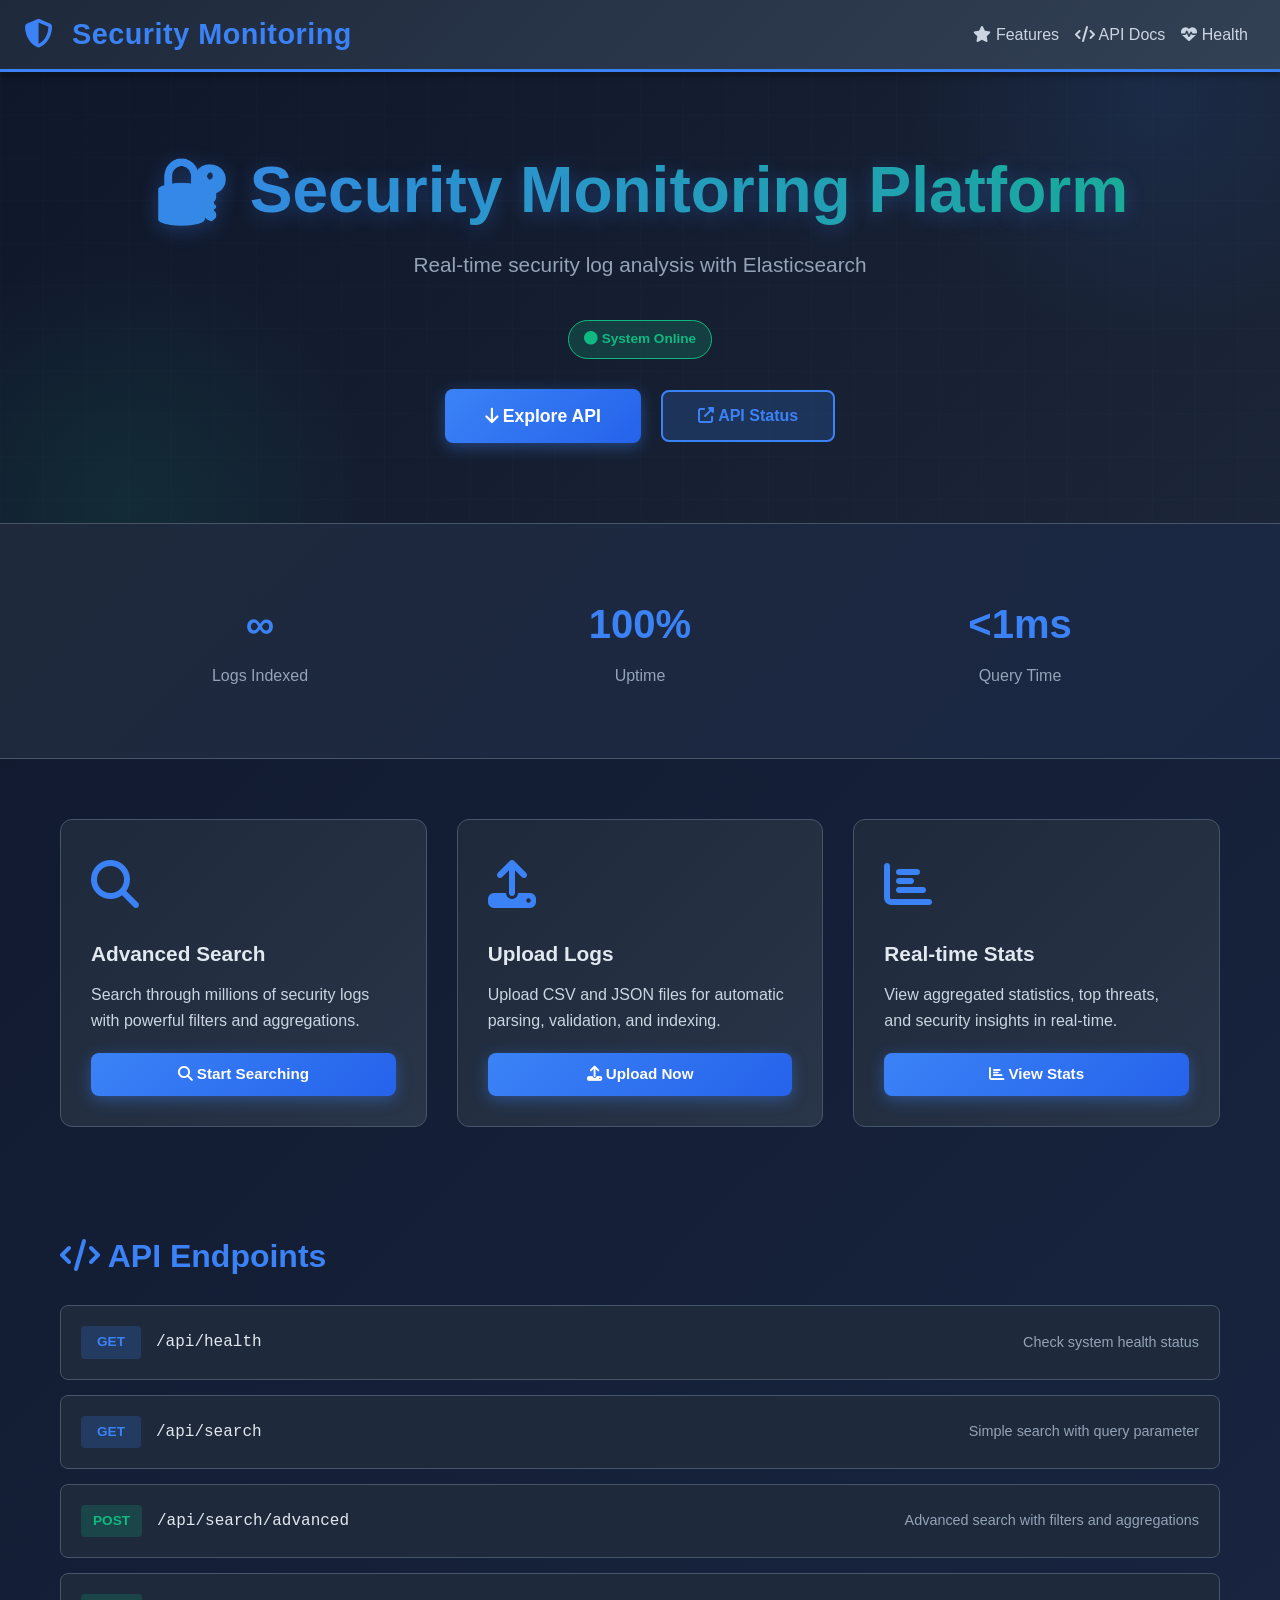
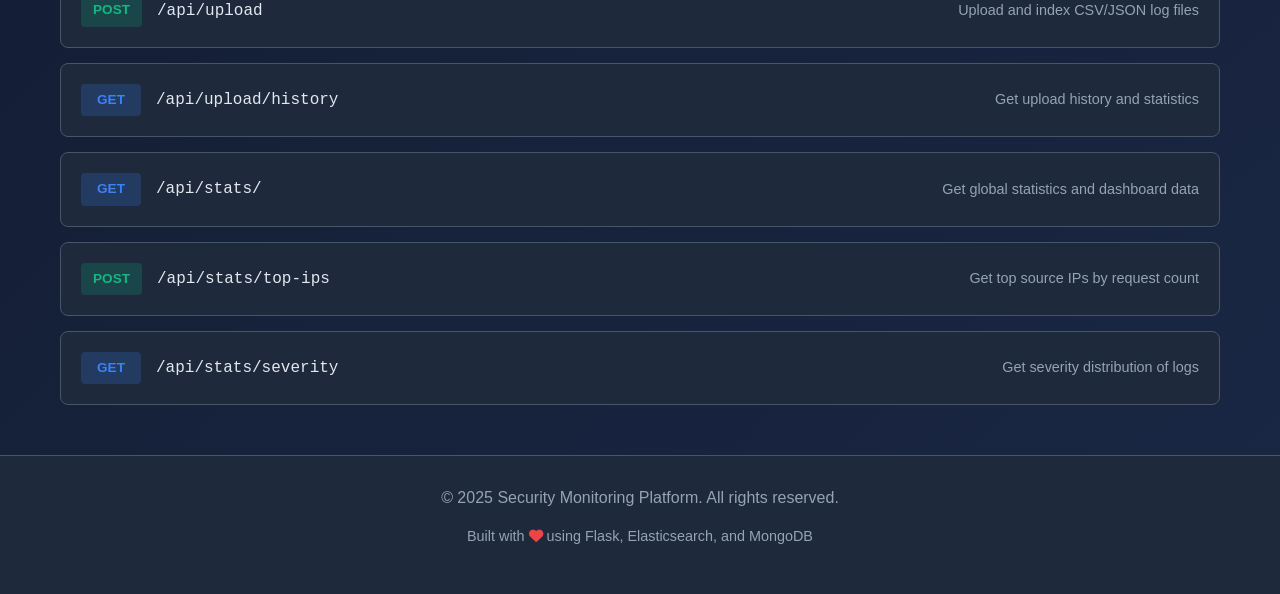
<file: app/templates/index.html>
<!DOCTYPE html>
<html lang="en">
<head>
    <meta charset="UTF-8">
    <meta name="viewport" content="width=device-width, initial-scale=1.0">
    <title>Security Monitoring Platform</title>
    <link href="https://cdn.jsdelivr.net/npm/bootstrap@5.3.0/dist/css/bootstrap.min.css" rel="stylesheet">
    <link href="https://cdnjs.cloudflare.com/ajax/libs/font-awesome/6.4.0/css/all.min.css" rel="stylesheet">
    <style>
        :root {
            --primary: #0f172a;
            --secondary: #1e293b;
            --accent: #3b82f6;
            --success: #10b981;
            --danger: #ef4444;
            --warning: #f59e0b;
        }
        
        * {
            margin: 0;
            padding: 0;
            box-sizing: border-box;
        }
        
        body {
            background: linear-gradient(135deg, var(--primary) 0%, #1a2744 100%);
            color: #e2e8f0;
            font-family: 'Segoe UI', Tahoma, Geneva, Verdana, sans-serif;
            min-height: 100vh;
        }
        
        .navbar {
            background: linear-gradient(135deg, var(--secondary) 0%, #334155 100%);
            border-bottom: 3px solid var(--accent);
            box-shadow: 0 4px 6px rgba(0, 0, 0, 0.3);
        }
        
        .navbar-brand {
            font-weight: bold;
            font-size: 1.8rem;
            color: var(--accent) !important;
            letter-spacing: 0.5px;
        }
        
        .navbar-brand i {
            margin-right: 10px;
        }
        
        .nav-link {
            color: #cbd5e1 !important;
            font-weight: 500;
            transition: all 0.3s ease;
        }
        
        .nav-link:hover {
            color: var(--accent) !important;
            transform: translateY(-2px);
        }
        
        .hero {
            padding: 80px 20px;
            text-align: center;
            background: linear-gradient(135deg, rgba(15, 23, 42, 0.8) 0%, rgba(30, 41, 59, 0.8) 100%),
                        url('data:image/svg+xml,<svg xmlns="http://www.w3.org/2000/svg" viewBox="0 0 1200 400"><defs><pattern id="grid" width="40" height="40" patternUnits="userSpaceOnUse"><path d="M 40 0 L 0 0 0 40" fill="none" stroke="%23334155" stroke-width="0.5"/></pattern></defs><rect width="1200" height="400" fill="%230f172a"/><rect width="1200" height="400" fill="url(%23grid)"/></svg>');
            position: relative;
            overflow: hidden;
        }
        
        .hero::before {
            content: "";
            position: absolute;
            top: -50%;
            right: -10%;
            width: 500px;
            height: 500px;
            background: radial-gradient(circle, rgba(59, 130, 246, 0.1) 0%, transparent 70%);
            border-radius: 50%;
        }
        
        .hero::after {
            content: "";
            position: absolute;
            bottom: -50%;
            left: -10%;
            width: 500px;
            height: 500px;
            background: radial-gradient(circle, rgba(16, 185, 129, 0.1) 0%, transparent 70%);
            border-radius: 50%;
        }
        
        .hero-content {
            position: relative;
            z-index: 1;
        }
        
        .hero h1 {
            font-size: 4rem;
            font-weight: 800;
            background: linear-gradient(135deg, var(--accent) 0%, #10b981 100%);
            -webkit-background-clip: text;
            -webkit-text-fill-color: transparent;
            background-clip: text;
            margin-bottom: 20px;
            text-shadow: 0 4px 20px rgba(59, 130, 246, 0.3);
        }
        
        .hero p {
            font-size: 1.3rem;
            color: #94a3b8;
            margin-bottom: 40px;
            font-weight: 500;
        }
        
        .btn-primary {
            background: linear-gradient(135deg, var(--accent) 0%, #2563eb 100%);
            border: none;
            padding: 14px 40px;
            font-size: 1.1rem;
            font-weight: 600;
            border-radius: 8px;
            transition: all 0.3s ease;
            box-shadow: 0 4px 15px rgba(59, 130, 246, 0.4);
        }
        
        .btn-primary:hover {
            background: linear-gradient(135deg, #2563eb 0%, #1d4ed8 100%);
            transform: translateY(-3px);
            box-shadow: 0 8px 25px rgba(59, 130, 246, 0.6);
            color: white;
        }
        
        .btn-secondary {
            background: rgba(59, 130, 246, 0.2);
            border: 2px solid var(--accent);
            color: var(--accent);
            padding: 12px 35px;
            font-weight: 600;
            border-radius: 8px;
            transition: all 0.3s ease;
        }
        
        .btn-secondary:hover {
            background: var(--accent);
            color: white;
            transform: translateY(-3px);
        }
        
        .features {
            display: grid;
            grid-template-columns: repeat(auto-fit, minmax(300px, 1fr));
            gap: 30px;
            padding: 60px 20px;
            max-width: 1200px;
            margin: 0 auto;
        }
        
        .feature-card {
            background: linear-gradient(135deg, var(--secondary) 0%, #293548 100%);
            border: 1px solid #475569;
            border-radius: 12px;
            padding: 30px;
            transition: all 0.3s ease;
            position: relative;
            overflow: hidden;
        }
        
        .feature-card::before {
            content: "";
            position: absolute;
            top: 0;
            left: 0;
            right: 0;
            height: 4px;
            background: linear-gradient(90deg, var(--accent), var(--success));
            opacity: 0;
            transition: opacity 0.3s ease;
        }
        
        .feature-card:hover {
            border-color: var(--accent);
            transform: translateY(-8px);
            box-shadow: 0 15px 40px rgba(59, 130, 246, 0.2);
        }
        
        .feature-card:hover::before {
            opacity: 1;
        }
        
        .feature-icon {
            font-size: 3rem;
            margin-bottom: 20px;
            color: var(--accent);
        }
        
        .feature-card h5 {
            color: #e2e8f0;
            font-weight: 700;
            font-size: 1.3rem;
            margin-bottom: 15px;
        }
        
        .feature-card p {
            color: #cbd5e1;
            font-size: 1rem;
            line-height: 1.6;
            margin-bottom: 20px;
        }
        
        .feature-card .btn {
            width: 100%;
            padding: 10px;
            font-size: 0.95rem;
        }
        
        .stats-section {
            background: linear-gradient(135deg, var(--secondary) 0%, #1a2744 100%);
            padding: 50px 20px;
            border-top: 1px solid #475569;
            border-bottom: 1px solid #475569;
        }
        
        .stat-item {
            text-align: center;
            padding: 20px;
        }
        
        .stat-number {
            font-size: 2.5rem;
            font-weight: 800;
            color: var(--accent);
            margin-bottom: 10px;
        }
        
        .stat-label {
            color: #94a3b8;
            font-size: 1rem;
        }
        
        .endpoints-section {
            max-width: 1200px;
            margin: 50px auto;
            padding: 0 20px;
        }
        
        .endpoints-section h3 {
            font-size: 2rem;
            margin-bottom: 30px;
            color: var(--accent);
            font-weight: 700;
        }
        
        .endpoint-card {
            background: var(--secondary);
            border: 1px solid #475569;
            border-radius: 8px;
            padding: 20px;
            margin-bottom: 15px;
            display: flex;
            align-items: center;
            justify-content: space-between;
            transition: all 0.3s ease;
        }
        
        .endpoint-card:hover {
            border-color: var(--accent);
            background: #293548;
        }
        
        .endpoint-method {
            display: inline-block;
            padding: 6px 12px;
            border-radius: 4px;
            font-weight: 700;
            font-size: 0.85rem;
            margin-right: 15px;
            min-width: 60px;
            text-align: center;
        }
        
        .method-get {
            background: rgba(59, 130, 246, 0.2);
            color: #3b82f6;
        }
        
        .method-post {
            background: rgba(16, 185, 129, 0.2);
            color: #10b981;
        }
        
        .method-put {
            background: rgba(245, 158, 11, 0.2);
            color: #f59e0b;
        }
        
        .method-delete {
            background: rgba(239, 68, 68, 0.2);
            color: #ef4444;
        }
        
        .endpoint-path {
            font-family: 'Courier New', monospace;
            color: #e2e8f0;
            font-weight: 500;
            flex: 1;
        }
        
        .endpoint-description {
            color: #94a3b8;
            font-size: 0.9rem;
            margin-left: 20px;
        }
        
        footer {
            background: var(--secondary);
            border-top: 1px solid #475569;
            padding: 30px 20px;
            text-align: center;
            color: #94a3b8;
            margin-top: 50px;
        }
        
        .status-badge {
            display: inline-block;
            padding: 8px 15px;
            background: rgba(16, 185, 129, 0.2);
            border: 1px solid var(--success);
            color: var(--success);
            border-radius: 20px;
            font-weight: 600;
            font-size: 0.85rem;
        }
        
        @media (max-width: 768px) {
            .hero h1 {
                font-size: 2.5rem;
            }
            
            .hero p {
                font-size: 1.1rem;
            }
            
            .features {
                gap: 20px;
                padding: 40px 15px;
            }
            
            .endpoint-card {
                flex-direction: column;
                align-items: flex-start;
            }
            
            .endpoint-description {
                margin-left: 0;
                margin-top: 10px;
            }
        }
    </style>
</head>
<body>
    <!-- Navbar -->
    <nav class="navbar navbar-expand-lg navbar-dark sticky-top">
        <div class="container-fluid px-4">
            <a class="navbar-brand" href="/">
                <i class="fas fa-shield-alt"></i> Security Monitoring
            </a>
            <button class="navbar-toggler" type="button" data-bs-toggle="collapse" data-bs-target="#navbarNav">
                <span class="navbar-toggler-icon"></span>
            </button>
            <div class="collapse navbar-collapse" id="navbarNav">
                <div class="navbar-nav ms-auto">
                    <a class="nav-link" href="#features">
                        <i class="fas fa-star"></i> Features
                    </a>
                    <a class="nav-link" href="#endpoints">
                        <i class="fas fa-code"></i> API Docs
                    </a>
                    <a class="nav-link" href="/api/health" target="_blank">
                        <i class="fas fa-heartbeat"></i> Health
                    </a>
                </div>
            </div>
        </div>
    </nav>

    <!-- Hero Section -->
    <div class="hero">
        <div class="hero-content">
            <h1>🔐 Security Monitoring Platform</h1>
            <p>Real-time security log analysis with Elasticsearch</p>
            <div class="status-badge">
                <i class="fas fa-circle" style="color: var(--success);"></i> System Online
            </div>
            <div style="margin-top: 30px;">
                <a href="#endpoints" class="btn btn-primary me-3">
                    <i class="fas fa-arrow-down"></i> Explore API
                </a>
                <a href="/api/health" class="btn btn-secondary" target="_blank">
                    <i class="fas fa-external-link-alt"></i> API Status
                </a>
            </div>
        </div>
    </div>

    <!-- Stats Section -->
    <div class="stats-section">
        <div class="container">
            <div class="row">
                <div class="col-md-4">
                    <div class="stat-item">
                        <div class="stat-number">∞</div>
                        <div class="stat-label">Logs Indexed</div>
                    </div>
                </div>
                <div class="col-md-4">
                    <div class="stat-item">
                        <div class="stat-number">100%</div>
                        <div class="stat-label">Uptime</div>
                    </div>
                </div>
                <div class="col-md-4">
                    <div class="stat-item">
                        <div class="stat-number">&lt;1ms</div>
                        <div class="stat-label">Query Time</div>
                    </div>
                </div>
            </div>
        </div>
    </div>

    <!-- Features Section -->
    <section id="features" class="features">
        <div class="feature-card">
            <div class="feature-icon">
                <i class="fas fa-search"></i>
            </div>
            <h5>Advanced Search</h5>
            <p>Search through millions of security logs with powerful filters and aggregations.</p>
            <a href="/advanced_search" class="btn btn-primary btn-sm">
                <i class="fas fa-search"></i> Start Searching
            </a>
        </div>
        
        <div class="feature-card">
            <div class="feature-icon">
                <i class="fas fa-upload"></i>
            </div>
            <h5>Upload Logs</h5>
            <p>Upload CSV and JSON files for automatic parsing, validation, and indexing.</p>
            <a href="/upload" class="btn btn-primary btn-sm">
                <i class="fas fa-upload"></i> Upload Now
            </a>
        </div>
        
        <div class="feature-card">
            <div class="feature-icon">
                <i class="fas fa-chart-bar"></i>
            </div>
            <h5>Real-time Stats</h5>
            <p>View aggregated statistics, top threats, and security insights in real-time.</p>
            <a href="/advanced_search" class="btn btn-primary btn-sm">
                <i class="fas fa-chart-bar"></i> View Stats
            </a>
        </div>
    </section>

    <!-- API Endpoints Section -->
    <section id="endpoints" class="endpoints-section">
        <h3><i class="fas fa-code"></i> API Endpoints</h3>
        
        <div class="endpoint-card">
            <span class="endpoint-method method-get">GET</span>
            <span class="endpoint-path">/api/health</span>
            <span class="endpoint-description">Check system health status</span>
        </div>
        
        <div class="endpoint-card">
            <span class="endpoint-method method-get">GET</span>
            <span class="endpoint-path">/api/search</span>
            <span class="endpoint-description">Simple search with query parameter</span>
        </div>
        
        <div class="endpoint-card">
            <span class="endpoint-method method-post">POST</span>
            <span class="endpoint-path">/api/search/advanced</span>
            <span class="endpoint-description">Advanced search with filters and aggregations</span>
        </div>
        
        <div class="endpoint-card">
            <span class="endpoint-method method-post">POST</span>
            <span class="endpoint-path">/api/upload</span>
            <span class="endpoint-description">Upload and index CSV/JSON log files</span>
        </div>
        
        <div class="endpoint-card">
            <span class="endpoint-method method-get">GET</span>
            <span class="endpoint-path">/api/upload/history</span>
            <span class="endpoint-description">Get upload history and statistics</span>
        </div>
        
        <div class="endpoint-card">
            <span class="endpoint-method method-get">GET</span>
            <span class="endpoint-path">/api/stats/</span>
            <span class="endpoint-description">Get global statistics and dashboard data</span>
        </div>
        
        <div class="endpoint-card">
            <span class="endpoint-method method-post">POST</span>
            <span class="endpoint-path">/api/stats/top-ips</span>
            <span class="endpoint-description">Get top source IPs by request count</span>
        </div>
        
        <div class="endpoint-card">
            <span class="endpoint-method method-get">GET</span>
            <span class="endpoint-path">/api/stats/severity</span>
            <span class="endpoint-description">Get severity distribution of logs</span>
        </div>
    </section>

    <!-- Footer -->
    <footer>
        <p>&copy; 2025 Security Monitoring Platform. All rights reserved.</p>
        <p style="font-size: 0.9rem; margin-top: 10px;">
            Built with <i class="fas fa-heart" style="color: var(--danger);"></i> 
            using Flask, Elasticsearch, and MongoDB
        </p>
    </footer>

    <script src="https://cdn.jsdelivr.net/npm/bootstrap@5.3.0/dist/js/bootstrap.bundle.min.js"></script>
    <script>
        // Smooth scrolling
        document.querySelectorAll('a[href^="#"]').forEach(anchor => {
            anchor.addEventListener('click', function (e) {
                e.preventDefault();
                const target = document.querySelector(this.getAttribute('href'));
                if (target) {
                    target.scrollIntoView({ behavior: 'smooth' });
                }
            });
        });
    </script>
</body>
</html>
</file>
